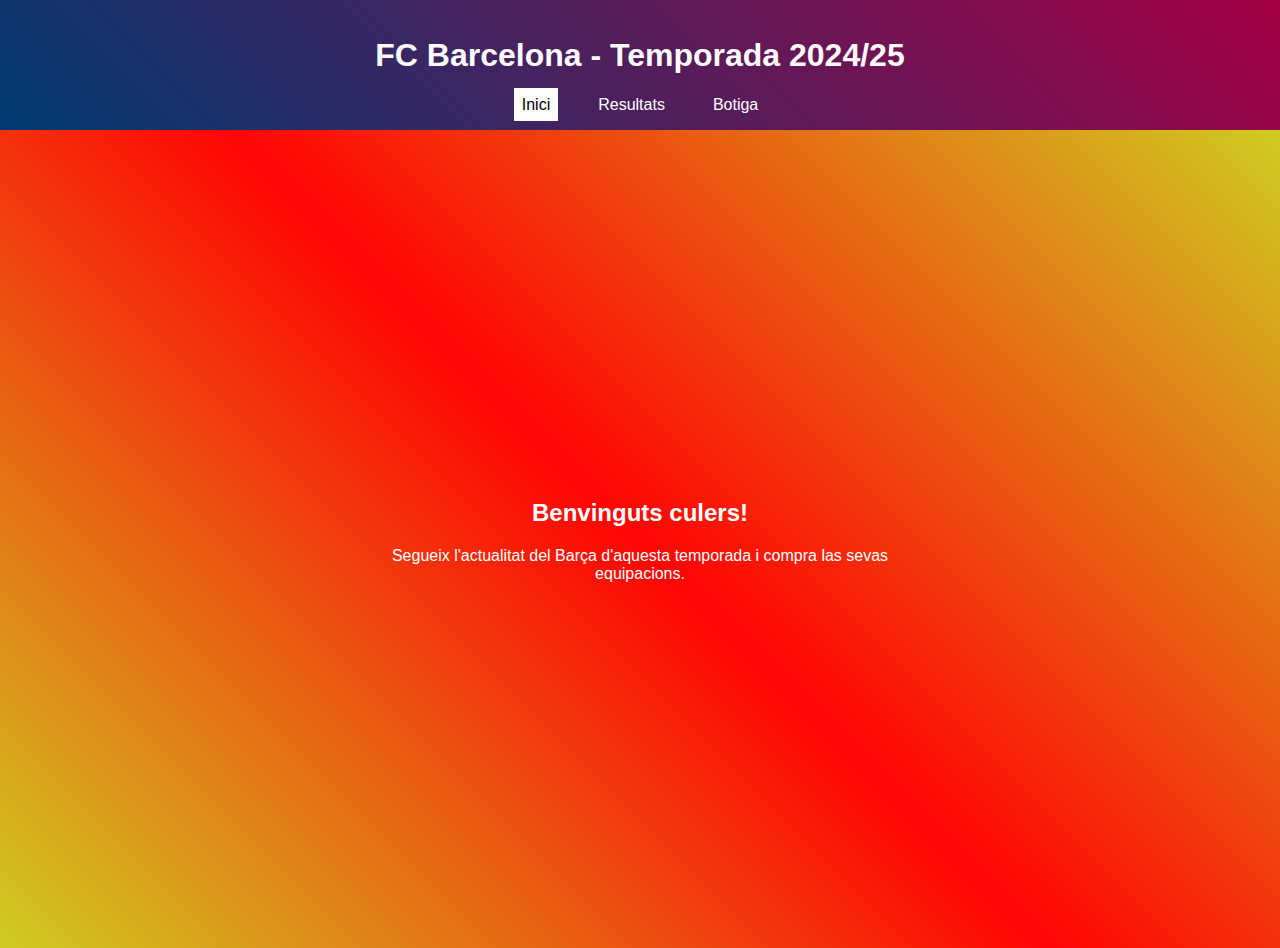
<file: index.html>
<!DOCTYPE html>
<html lang="ca">
<head>
  <meta charset="UTF-8">
  <meta name="viewport" content="width=device-width, initial-scale=1.0">
  <title>FC Barcelona 2024-2025</title>
  <link rel="stylesheet" href="styles.css">
</head>
<body>
  <header>
    <h1>FC Barcelona - Temporada 2024/25</h1>
    <nav>
      <ul class="nav-menu">
        <li><a href="index.html" class="active">Inici</a></li>
        <li><a href="resultats.html">Resultats</a></li>
        <li><a href="botiga.html">Botiga</a></li>
      </ul>
    </nav>
  </header>

  <main>
    <section class="hero">
      <h2>Benvinguts culers!</h2>
      <p>Segueix l'actualitat del Barça d'aquesta temporada i compra las sevas equipacions.</p>
    </section>
</body>
</html>
</file>
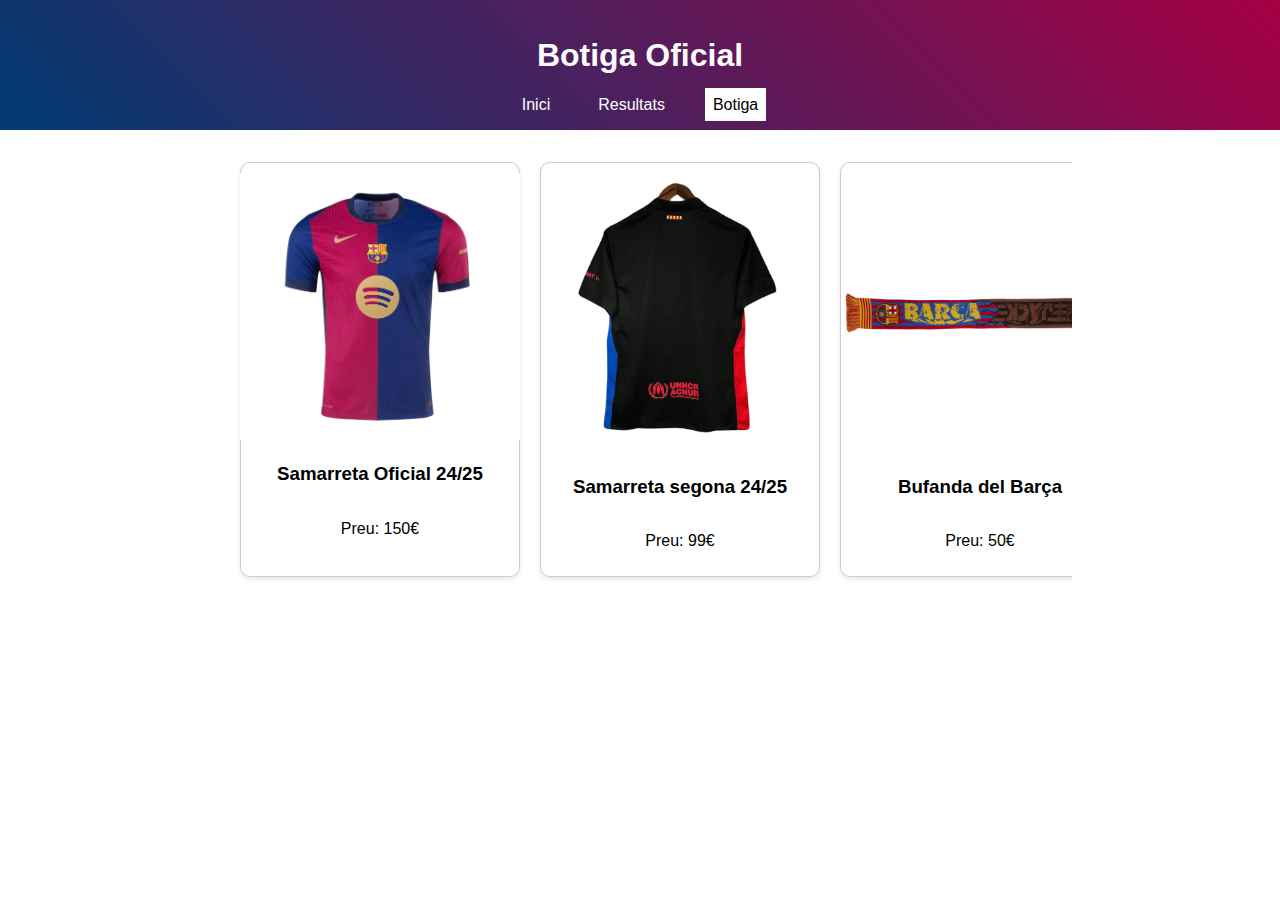
<file: botiga.html>
<!DOCTYPE html>
<html lang="ca">
<head>
  <meta charset="UTF-8">
  <meta name="viewport" content="width=device-width, initial-scale=1.0">
  <title>Botiga - FC Barcelona</title>
  <link rel="stylesheet" href="styles.css">
</head>
<body>
  <header>
    <h1>Botiga Oficial</h1>
    <nav>
      <ul class="nav-menu">
        <li><a href="index.html">Inici</a></li>
        <li><a href="resultats.html">Resultats</a></li>
        <li><a href="botiga.html" class="active">Botiga</a></li>
      </ul>
    </nav>
  </header>

  <main>
    <section class="productes">
      <article class="producte">
        <a href="https://store.fcbarcelona.com/es/products/fc-barcelona-match-home-bshirt-24-25?competition=ucl-2425" target="_blank">
          <img src="images/samarreta.jpg" alt="Samarreta 24/25" width="400" height="400">
        </a>
        <h3>Samarreta Oficial 24/25</h3>
        <p>Preu: 150€</p>
      </article>
      <article class="producte">
        <a href="https://store.fcbarcelona.com/ca/products/fc-barcelona-amb-away-shirt-24-25?competition=ucl-2425" target="_blank">
          <img src="images/samarreta2.jpeg" alt="Samarreta 24/25" width="400" height="400">
        </a>
        <h3>Samarreta segona 24/25</h3>
        <p>Preu: 99€</p>
      </article>
      <article class="producte">
        <a href="https://shop.travisscott.com/products/cj-x-fcb-barca-jack-club-scarf" target="_blank">
          <img src="images/bufandatravis.jpg" alt="Samarreta 24/25" width="400" height="400">
        </a>
        <h3>Bufanda del Barça</h3>
        <p>Preu: 50€</p>
      </article>
      <article class="producte">
        <a href="https://shop.travisscott.com/products/cj-x-nike-x-fc-barcelona-retro-2000-01-home-skeleton-jersey" target="_blank">
          <img src="images/CJ-X-NIKE-X-FCB-SKELETON-RETRO-JERSEY-1_2200x.jpg" alt="Samarreta 24/25" width="400" height="400">
        </a>
        <h3>Samarreta retro x travis Scoot</h3>
        <p>Preu: 115€</p>
      </article>
      <article class="producte">
        <a href="https://shop.travisscott.com/products/cj-x-nike-x-fcb-bar-a-retro-zip-anthem-jacket?srsltid=AfmBOooMkkBRUN4ybY-qRiCJqeudF42yJJ3Cw-azvzoK6YawGN1W86k3" target="_blank">
          <img src="images/Chaceta.jpg" height="400">
        </a>
        <h3>Samarreta retro x travis Scoot</h3>
        <p>Preu: 75€</p>
      </article>
    </section>
  </main>
</body>
</html>
</file>
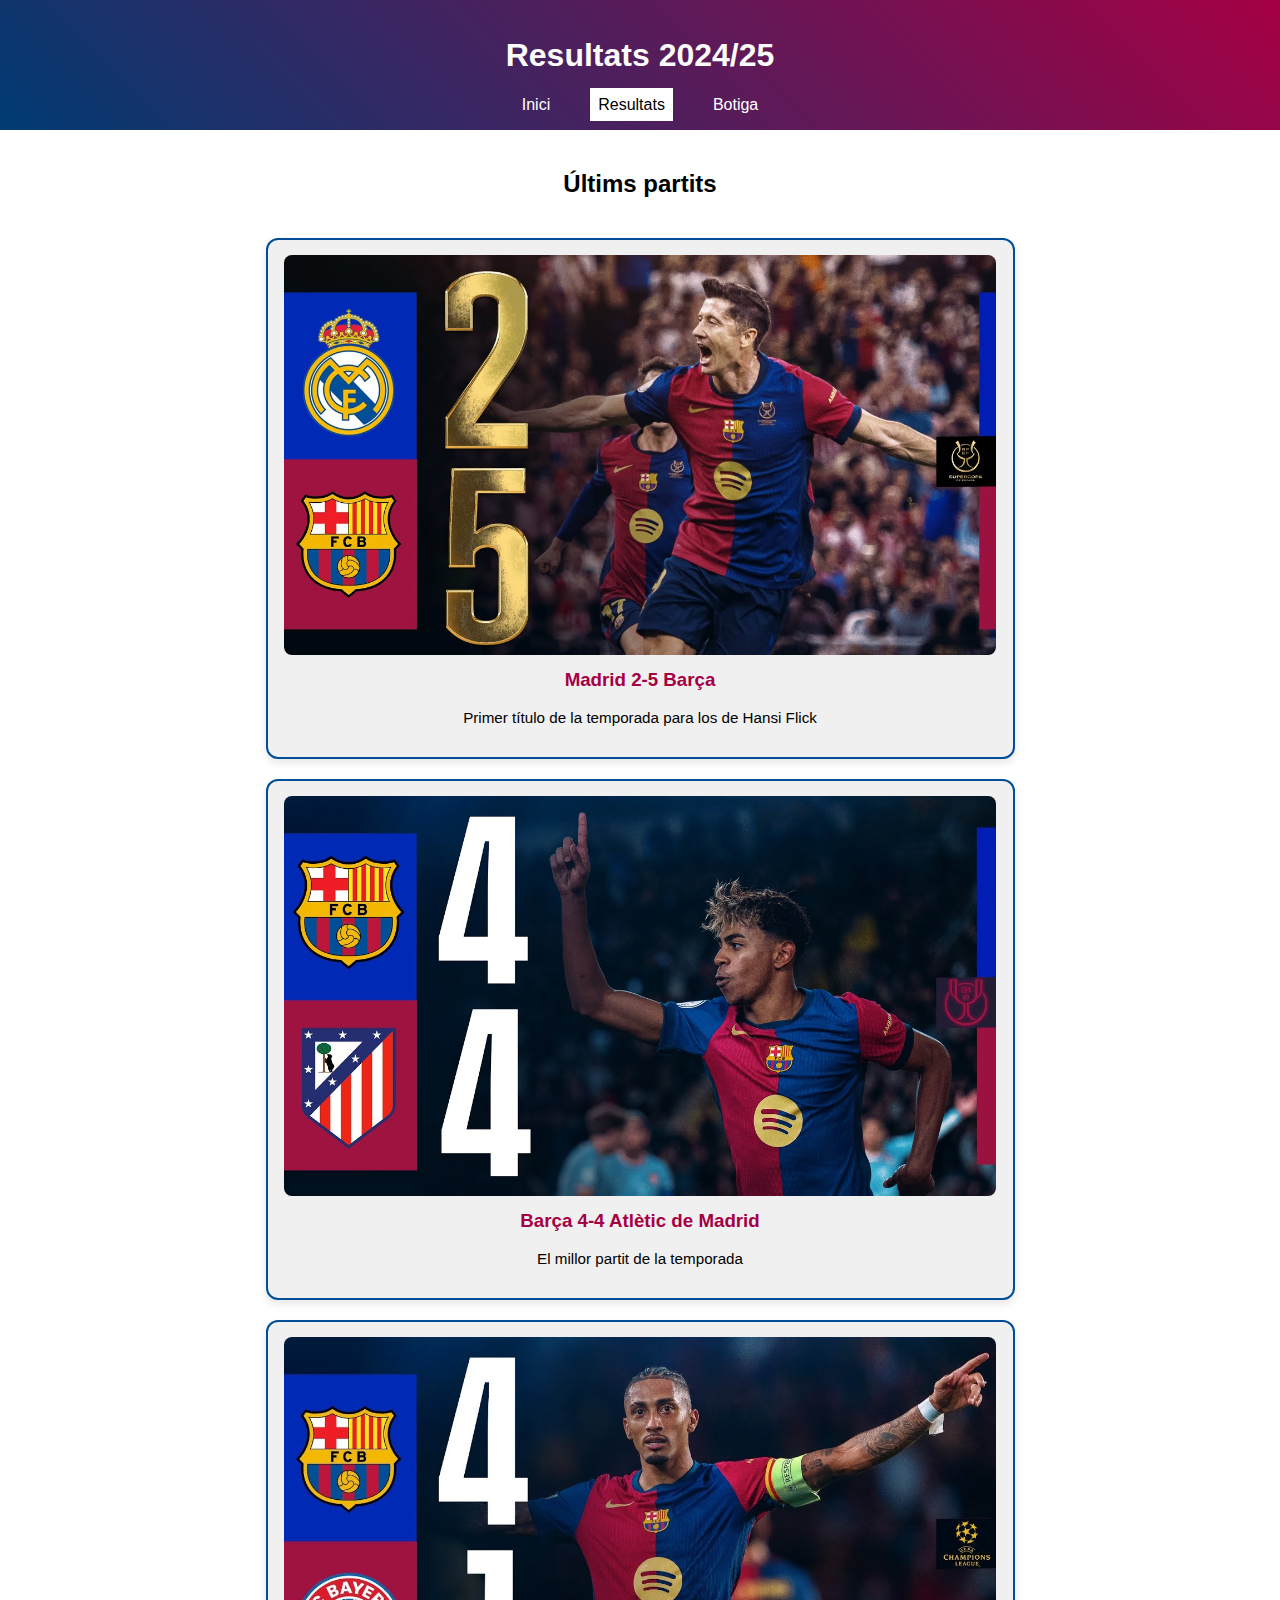
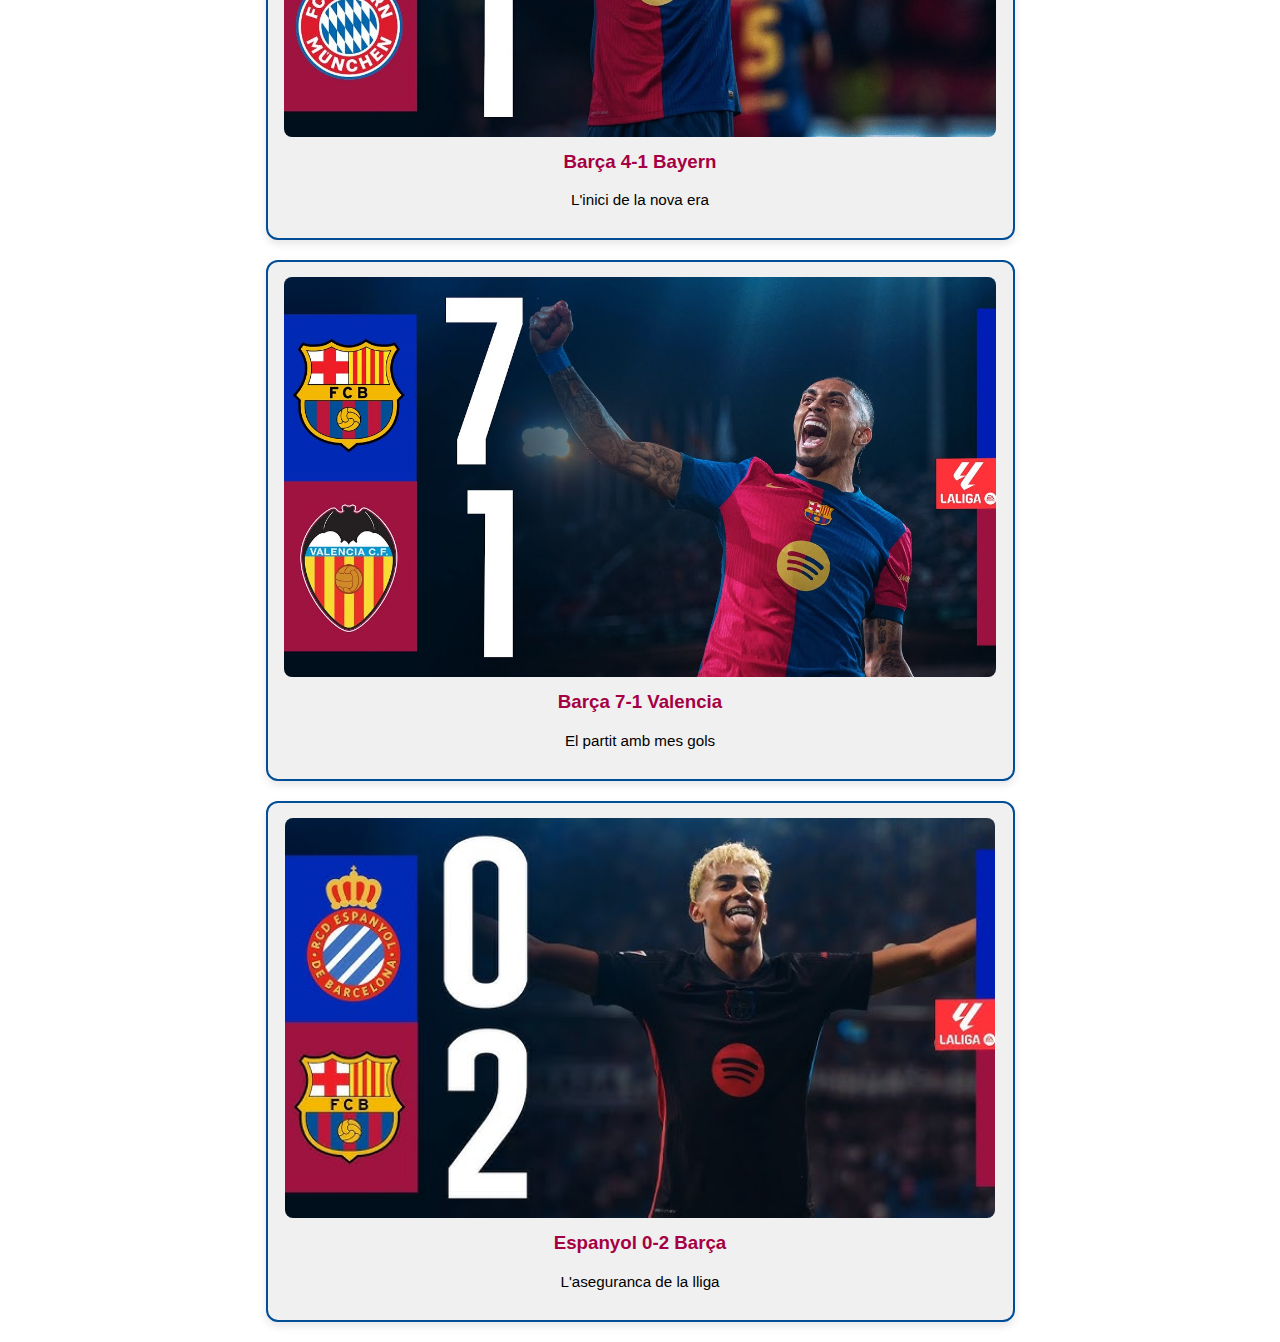
<file: resultats.html>
<!DOCTYPE html>
<html lang="ca">
<head>
  <meta charset="UTF-8">
  <meta name="viewport" content="width=device-width, initial-scale=1.0">
  <title>Resultats - FC Barcelona</title>
  <link rel="stylesheet" href="styles.css">
</head>
<body>
  <header>
    <h1>Resultats 2024/25</h1>
    <nav>
      <ul class="nav-menu">
        <li><a href="index.html">Inici</a></li>
        <li><a href="resultats.html" class="active">Resultats</a></li>
        <li><a href="botiga.html">Botiga</a></li>
      </ul>
    </nav>
  </header>

  <main>
    <section class="resultats">
      <h2>Últims partits</h2>

      <article class="resultat">
        <a href="https://www.youtube.com/watch?v=MFb7LCqm6FE" target="_blank">
          <img src="images/maxresdefault.jpg" height="400" alt="Madrid 2-5 Barça">
        </a>
        <h3>Madrid 2-5 Barça</h3>
        <p>Primer título de la temporada para los de Hansi Flick</p>
      </article>

      <article class="resultat">
        <a href="https://www.youtube.com/watch?v=Z0vsD8J-0_4" target="_blank">
          <img src="images/maxresdefault2.jpg" height="400" alt="Barça 4-4 Atleti">
        </a>
        <h3>Barça 4-4 Atlètic de Madrid</h3>
        <p>El millor partit de la temporada</p>
      </article>

      <article class="resultat">
        <a href="https://www.youtube.com/watch?v=Z0vsD8J-0_4" target="_blank">
          <img src="images/maxresdefault1.jpg" height="400" alt="Barça 4-1 Bayern">
        </a>
        <h3>Barça 4-1 Bayern</h3>
        <p>L'inici de la nova era</p>
      </article>

      <article class="resultat">
        <a href="https://www.youtube.com/watch?v=0myfvOvW1KA" target="_blank">
          <img src="images/maxresdefault3.jpg" height="400" alt="Barça 7-1 Valencia">
        </a>
        <h3>Barça 7-1 Valencia</h3>
        <p>El partit amb mes gols</p>
      </article>

       <article class="resultat">
        <a href="https://www.youtube.com/watch?v=rXxhAY3zR5E">
          <img src="images/maxresdefault4.jpg" height="400" alt="Espanyol 0-2 Atlètic">
        </a>
        <h3>Espanyol 0-2 Barça</h3>
        <p>L'aseguranca de la lliga</p>
      </article>

    </section>
  </main>
</html>
</file>
<file: styles.css>
/* Reset i tipografia bàsica */
  body {
    margin: 0;
    font-family: 'Segoe UI', sans-serif;
    background-color: #ffffff;
    color: rgb(0, 0, 0);
  }

  header {
    background: linear-gradient(45deg, #003B73, #A50044);
    color: rgb(251, 251, 251);
    padding: 1em;
    text-align: center;
  }
    

  .nav-menu {
    display: flex;
    justify-content: center;
    list-style: none;
    margin: 0;
    padding: 0;
  }

  .nav-menu li {
    margin: 0 1em;
  }

  .nav-menu a {
    color: white;
    text-decoration: none;
    padding: 0.5em;
    transition: background 0.3s, color 0.3s;
  }

  .nav-menu a:hover,
  .nav-menu a.active {
    background-color:rgb(255, 255, 255) ;
    color: #000000;
  }

  .hero {
    background: linear-gradient(45deg, #cfcc21, #ff0404, #cfcc21); ;
    color: white;
    padding: 349px;
    text-align: center;
  }

  .noticies, .resultats, .productes {
    padding: 2em;
    max-width: 800px;
    margin: auto;
    
  }
  

  .producte {
    background-color: rgb(255, 255, 255);
    padding: 10px;
    margin-bottom: 10px;
    border-radius: 10px;
    box-shadow: 0 2px 5px rgba(0,0,0,0.1);
    transition: transform 0.3s;
    text-align: center;
    
  }

  .producte:hover {
    transform: scale(1.02);
    
  }

  .productes {
    display: flex;                   
    justify-content: flex-start;     
    gap: 20px;                       
    overflow-x: auto;                
    white-space: nowrap;            
  }


  .producte {
    display: flex;                   
    flex-direction: column;         
    align-items: center;             
    border: 1px solid #ccc;          
    padding: 10px;                  
    min-width: 280px;                
    max-width: 400px;                
    box-sizing: border-box;          
  }


  .producte img {
    width: 100%;                    
    height: auto;                    
    max-width: 400px;                
    min-width: 280px;                
  }



  .resultats {
  display: flex;
  flex-wrap: wrap;
  justify-content: center;
  gap: 20px;
  padding: 20px;
}

.resultat {
  border: 2px solid #004d98; 
  border-radius: 12px;
  padding: 15px;
  background-color: #f0f0f0;
  width: 715px;
  box-shadow: 0 4px 8px rgba(0,0,0,0.1);
  text-align: center;
}

.resultat img {
  border-radius: 8px;
}

.resultat h3 {
  color: #a50044; 
  margin-top: 10px;
}

.resultat p {
  font-size: 0.95em;
}



  /* Animació */
  @keyframes fadeIn {
    from { opacity: 0; }
    to { opacity: 1; }
  }

  /* Responsive Design */
  @media (max-width: 600px) {
    .nav-menu {
      flex-direction: column;
      align-items: center;
    }

    .productes {
      display: flex;
      flex-direction: column;
    }
  }
</file>
